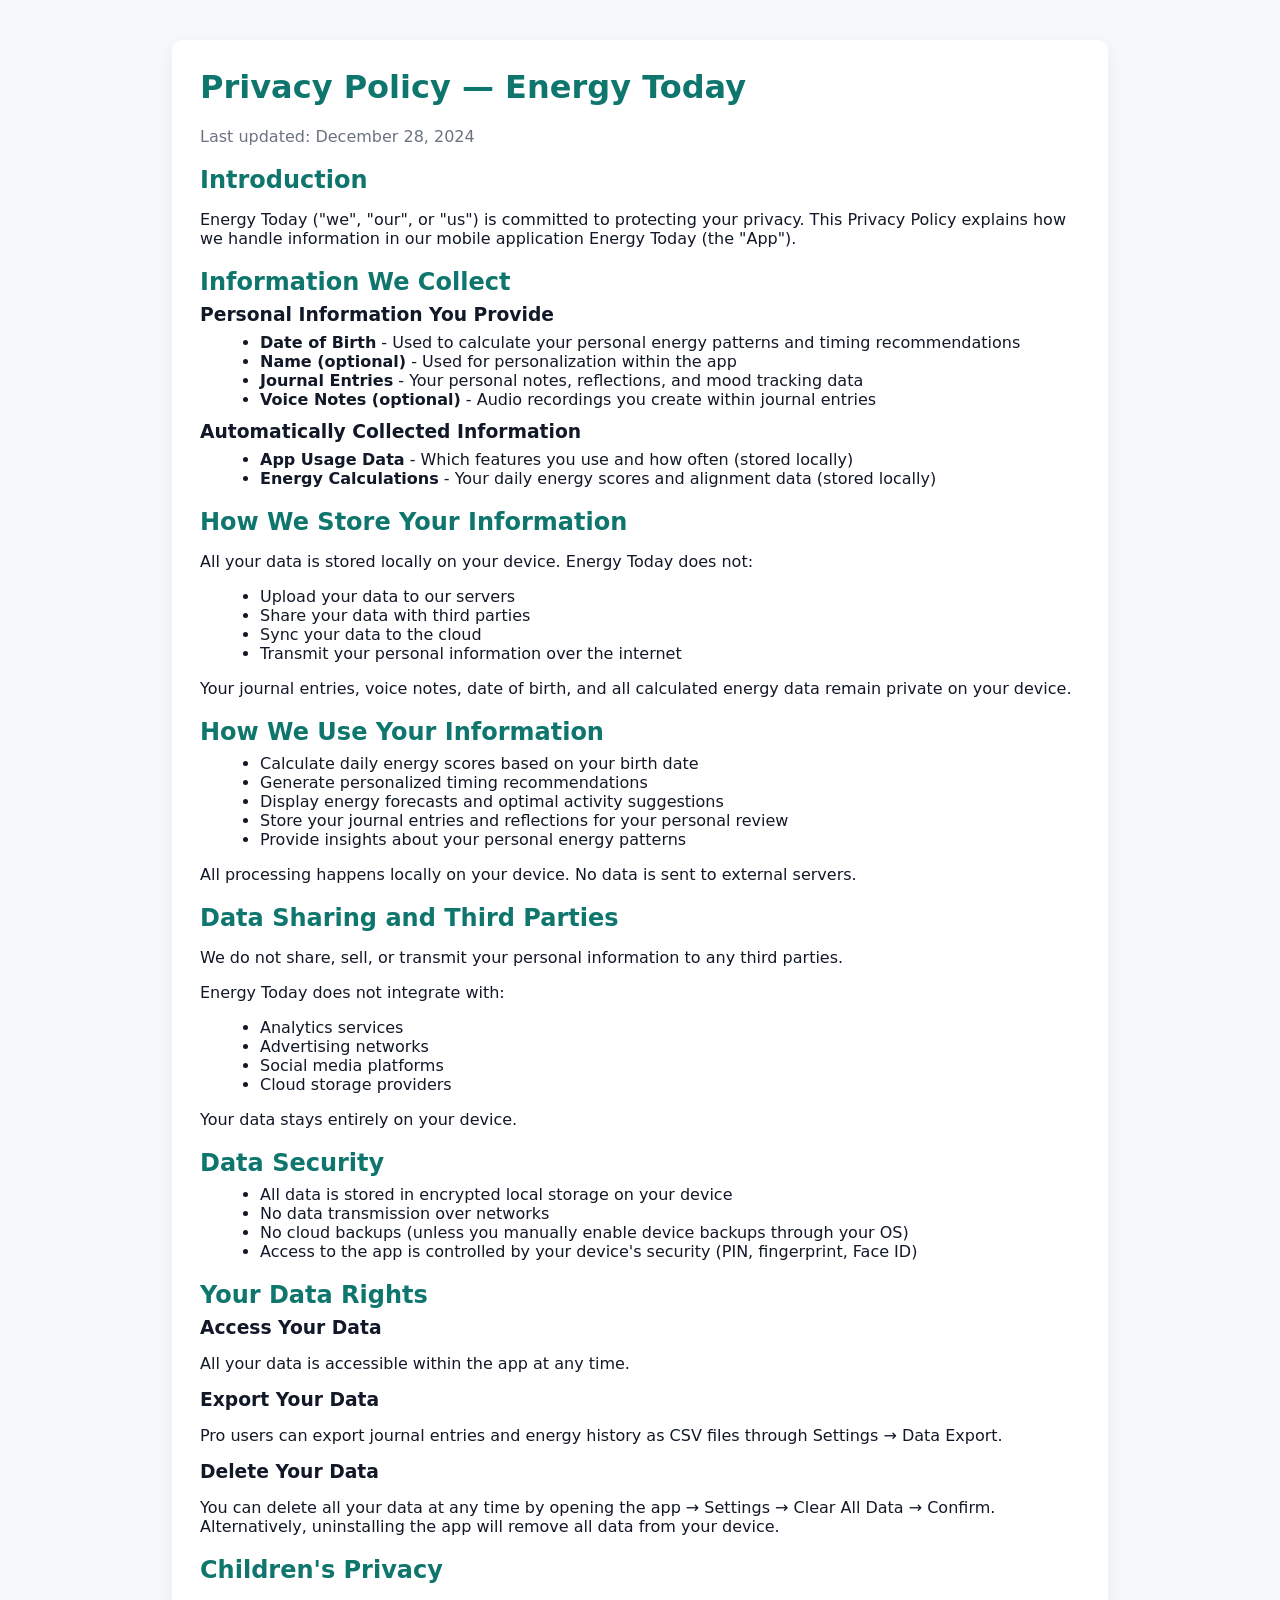
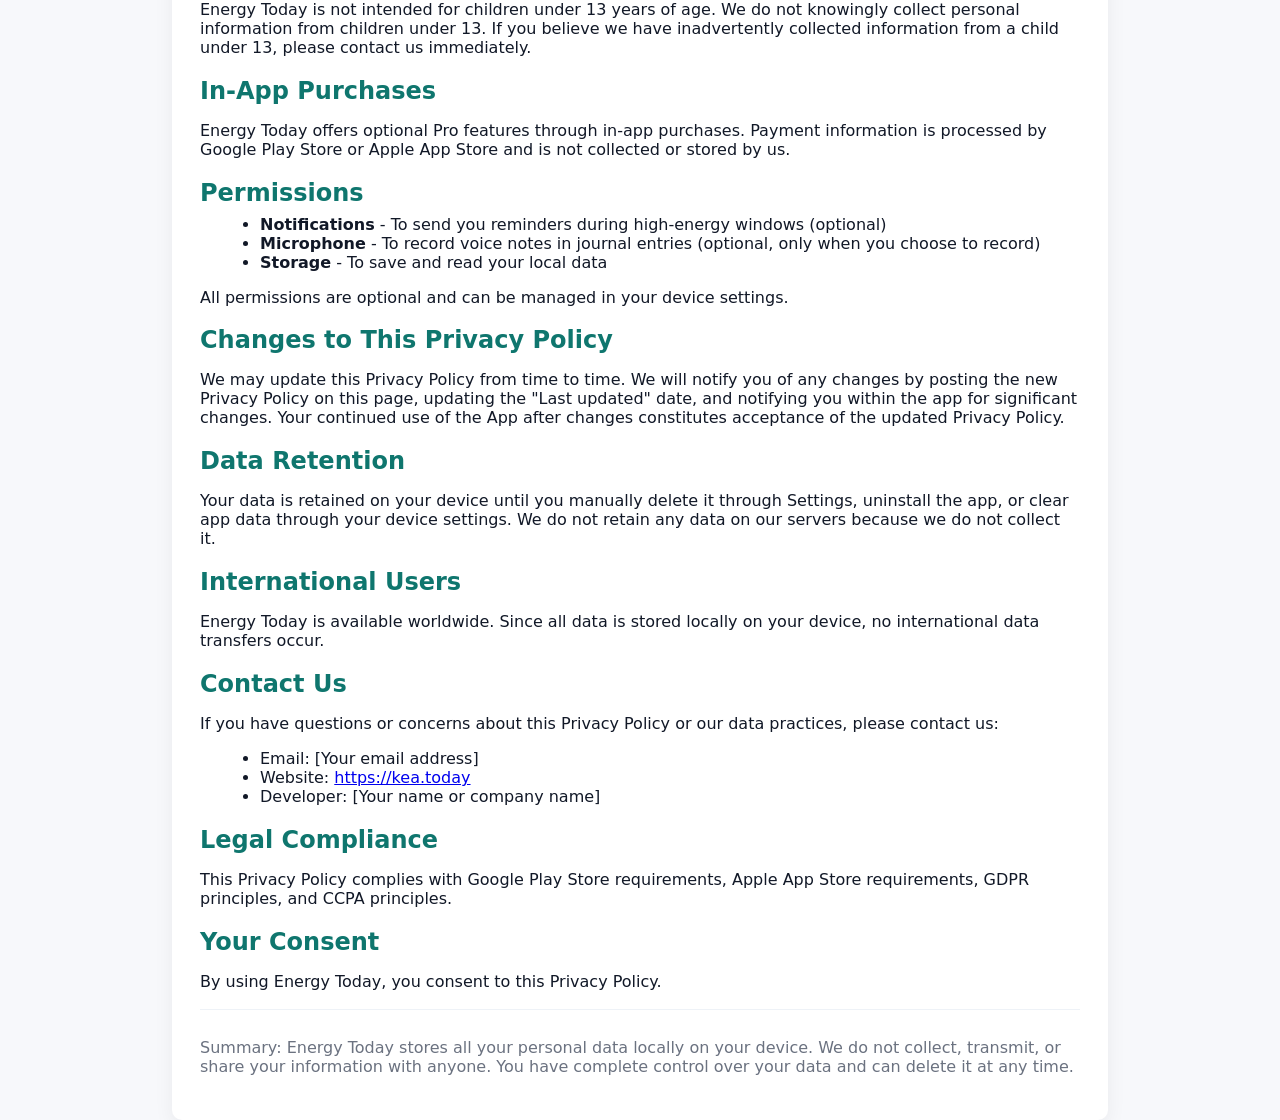
<file: index.html>
<!doctype html>
<html lang="en">
<head>
  <meta charset="utf-8">
  <meta name="viewport" content="width=device-width,initial-scale=1">
  <title>Privacy Policy — Energy Today</title>
  <link rel="stylesheet" href="styles.css">
</head>
<body>
  <main class="container">
    <h1>Privacy Policy — Energy Today</h1>
    <p class="updated">Last updated: December 28, 2024</p>

    <section>
      <h2>Introduction</h2>
      <p>Energy Today ("we", "our", or "us") is committed to protecting your privacy. This Privacy Policy explains how we handle information in our mobile application Energy Today (the "App").</p>
    </section>

    <section>
      <h2>Information We Collect</h2>
      <h3>Personal Information You Provide</h3>
      <ul>
        <li><strong>Date of Birth</strong> - Used to calculate your personal energy patterns and timing recommendations</li>
        <li><strong>Name (optional)</strong> - Used for personalization within the app</li>
        <li><strong>Journal Entries</strong> - Your personal notes, reflections, and mood tracking data</li>
        <li><strong>Voice Notes (optional)</strong> - Audio recordings you create within journal entries</li>
      </ul>

      <h3>Automatically Collected Information</h3>
      <ul>
        <li><strong>App Usage Data</strong> - Which features you use and how often (stored locally)</li>
        <li><strong>Energy Calculations</strong> - Your daily energy scores and alignment data (stored locally)</li>
      </ul>
    </section>

    <section>
      <h2>How We Store Your Information</h2>
      <p>All your data is stored locally on your device. Energy Today does not:</p>
      <ul>
        <li>Upload your data to our servers</li>
        <li>Share your data with third parties</li>
        <li>Sync your data to the cloud</li>
        <li>Transmit your personal information over the internet</li>
      </ul>
      <p>Your journal entries, voice notes, date of birth, and all calculated energy data remain private on your device.</p>
    </section>

    <section>
      <h2>How We Use Your Information</h2>
      <ul>
        <li>Calculate daily energy scores based on your birth date</li>
        <li>Generate personalized timing recommendations</li>
        <li>Display energy forecasts and optimal activity suggestions</li>
        <li>Store your journal entries and reflections for your personal review</li>
        <li>Provide insights about your personal energy patterns</li>
      </ul>
      <p>All processing happens locally on your device. No data is sent to external servers.</p>
    </section>

    <section>
      <h2>Data Sharing and Third Parties</h2>
      <p>We do not share, sell, or transmit your personal information to any third parties.</p>
      <p>Energy Today does not integrate with:</p>
      <ul>
        <li>Analytics services</li>
        <li>Advertising networks</li>
        <li>Social media platforms</li>
        <li>Cloud storage providers</li>
      </ul>
      <p>Your data stays entirely on your device.</p>
    </section>

    <section>
      <h2>Data Security</h2>
      <ul>
        <li>All data is stored in encrypted local storage on your device</li>
        <li>No data transmission over networks</li>
        <li>No cloud backups (unless you manually enable device backups through your OS)</li>
        <li>Access to the app is controlled by your device's security (PIN, fingerprint, Face ID)</li>
      </ul>
    </section>

    <section>
      <h2>Your Data Rights</h2>
      <h3>Access Your Data</h3>
      <p>All your data is accessible within the app at any time.</p>

      <h3>Export Your Data</h3>
      <p>Pro users can export journal entries and energy history as CSV files through Settings → Data Export.</p>

      <h3>Delete Your Data</h3>
      <p>You can delete all your data at any time by opening the app → Settings → Clear All Data → Confirm. Alternatively, uninstalling the app will remove all data from your device.</p>
    </section>

    <section>
      <h2>Children's Privacy</h2>
      <p>Energy Today is not intended for children under 13 years of age. We do not knowingly collect personal information from children under 13. If you believe we have inadvertently collected information from a child under 13, please contact us immediately.</p>
    </section>

    <section>
      <h2>In-App Purchases</h2>
      <p>Energy Today offers optional Pro features through in-app purchases. Payment information is processed by Google Play Store or Apple App Store and is not collected or stored by us.</p>
    </section>

    <section>
      <h2>Permissions</h2>
      <ul>
        <li><strong>Notifications</strong> - To send you reminders during high-energy windows (optional)</li>
        <li><strong>Microphone</strong> - To record voice notes in journal entries (optional, only when you choose to record)</li>
        <li><strong>Storage</strong> - To save and read your local data</li>
      </ul>
      <p>All permissions are optional and can be managed in your device settings.</p>
    </section>

    <section>
      <h2>Changes to This Privacy Policy</h2>
      <p>We may update this Privacy Policy from time to time. We will notify you of any changes by posting the new Privacy Policy on this page, updating the "Last updated" date, and notifying you within the app for significant changes. Your continued use of the App after changes constitutes acceptance of the updated Privacy Policy.</p>
    </section>

    <section>
      <h2>Data Retention</h2>
      <p>Your data is retained on your device until you manually delete it through Settings, uninstall the app, or clear app data through your device settings. We do not retain any data on our servers because we do not collect it.</p>
    </section>

    <section>
      <h2>International Users</h2>
      <p>Energy Today is available worldwide. Since all data is stored locally on your device, no international data transfers occur.</p>
    </section>

    <section>
      <h2>Contact Us</h2>
      <p>If you have questions or concerns about this Privacy Policy or our data practices, please contact us:</p>
      <ul>
        <li>Email: [Your email address]</li>
        <li>Website: <a href="https://kea.today" target="_blank" rel="noopener">https://kea.today</a></li>
        <li>Developer: [Your name or company name]</li>
      </ul>
    </section>

    <section>
      <h2>Legal Compliance</h2>
      <p>This Privacy Policy complies with Google Play Store requirements, Apple App Store requirements, GDPR principles, and CCPA principles.</p>
    </section>

    <section>
      <h2>Your Consent</h2>
      <p>By using Energy Today, you consent to this Privacy Policy.</p>
    </section>

    <footer>
      <p class="summary">Summary: Energy Today stores all your personal data locally on your device. We do not collect, transmit, or share your information with anyone. You have complete control over your data and can delete it at any time.</p>
    </footer>
  </main>
</body>
</html>
</file>
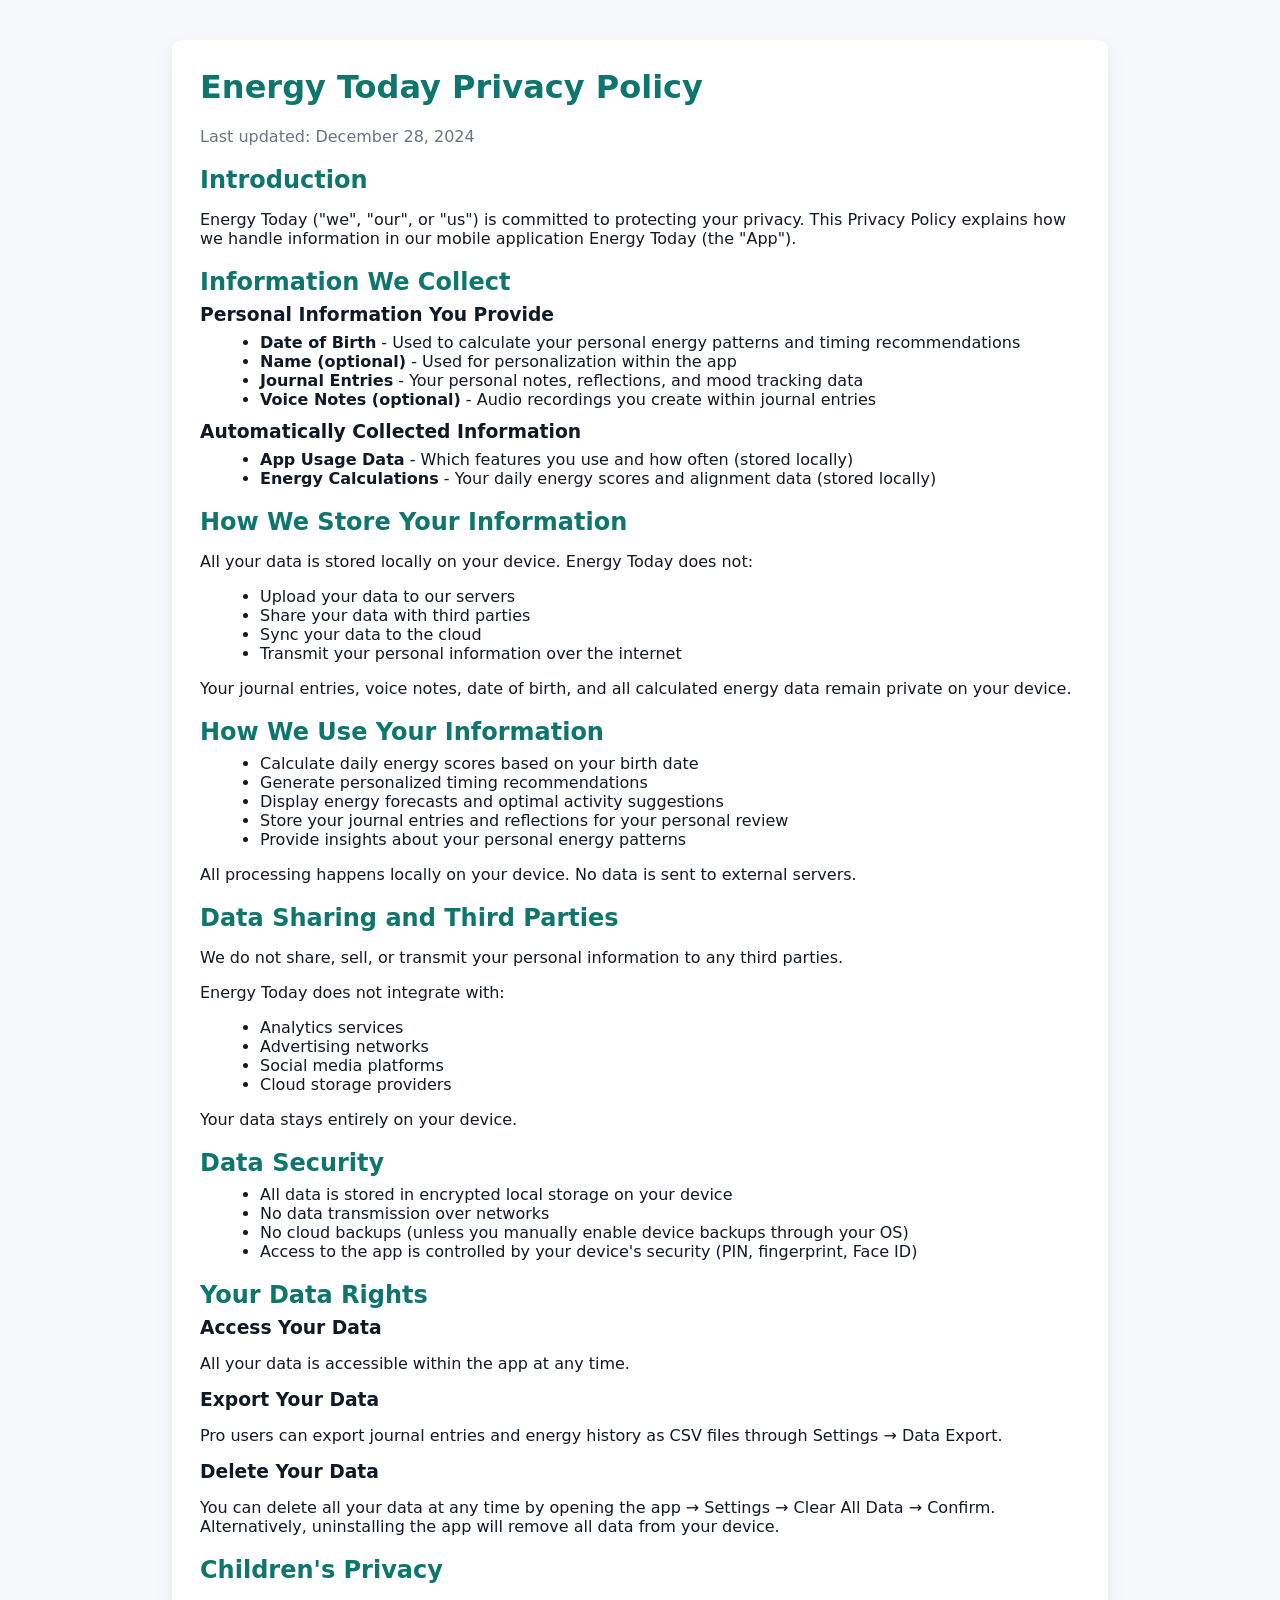
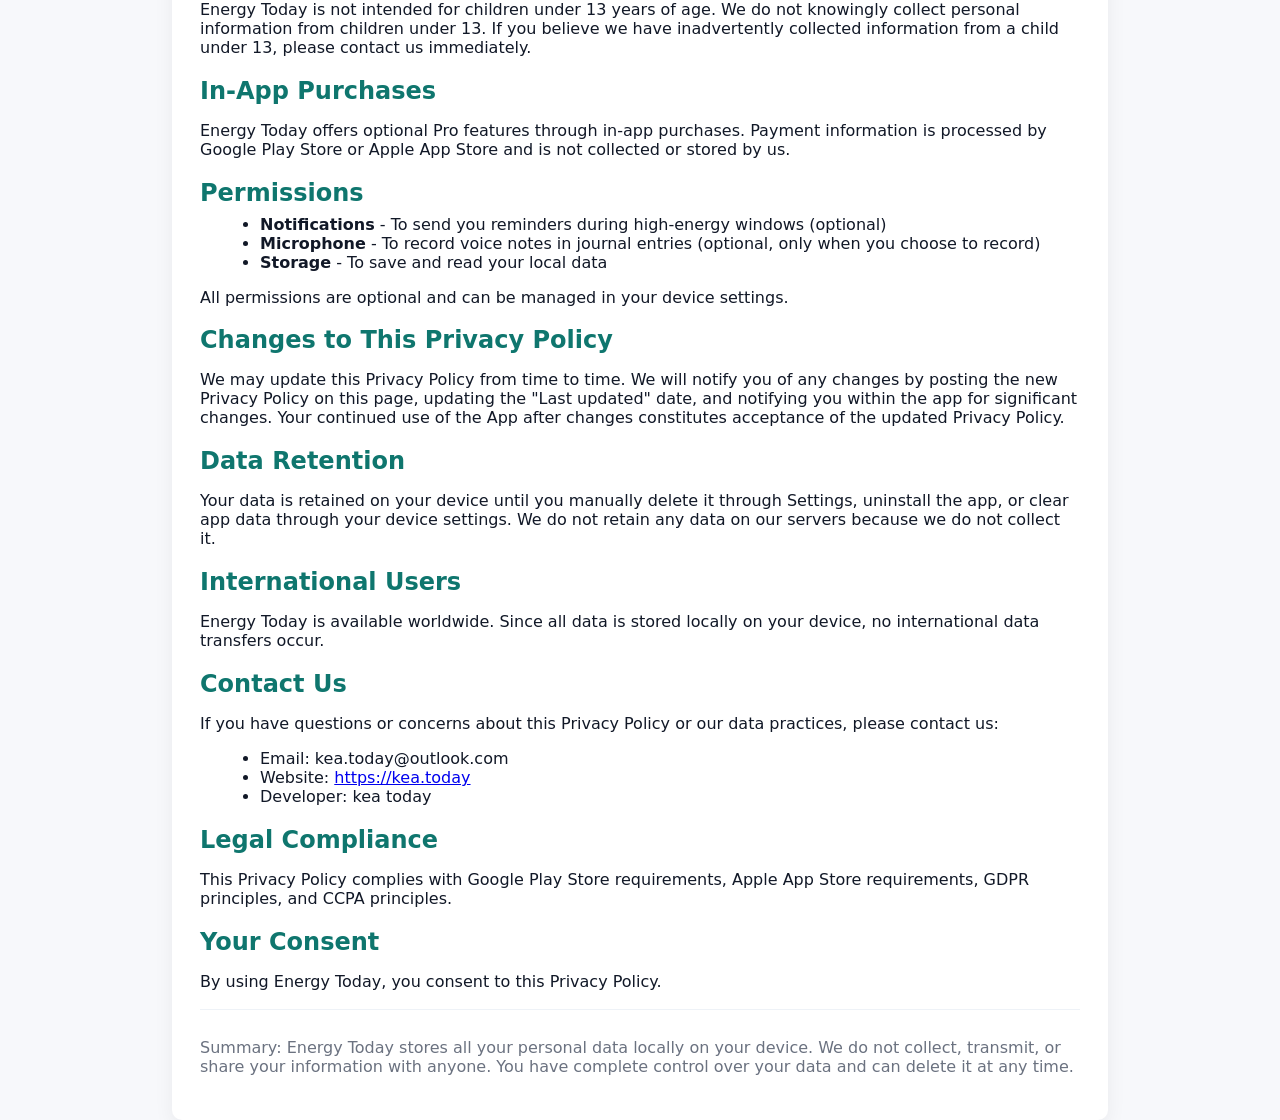
<file: privacy.html>
<!doctype html>
<html lang="en">
<head>
  <meta charset="utf-8">
  <meta name="viewport" content="width=device-width,initial-scale=1">
  <title>Energy Today Privacy Policy</title>
  <link rel="stylesheet" href="styles.css">
</head>
<body>
  <main class="container">
    <h1>Energy Today Privacy Policy</h1>
    <p class="updated">Last updated: December 28, 2024</p>

    <section>
      <h2>Introduction</h2>
      <p>Energy Today ("we", "our", or "us") is committed to protecting your privacy. This Privacy Policy explains how we handle information in our mobile application Energy Today (the "App").</p>
    </section>

    <section>
      <h2>Information We Collect</h2>
      <h3>Personal Information You Provide</h3>
      <ul>
        <li><strong>Date of Birth</strong> - Used to calculate your personal energy patterns and timing recommendations</li>
        <li><strong>Name (optional)</strong> - Used for personalization within the app</li>
        <li><strong>Journal Entries</strong> - Your personal notes, reflections, and mood tracking data</li>
        <li><strong>Voice Notes (optional)</strong> - Audio recordings you create within journal entries</li>
      </ul>

      <h3>Automatically Collected Information</h3>
      <ul>
        <li><strong>App Usage Data</strong> - Which features you use and how often (stored locally)</li>
        <li><strong>Energy Calculations</strong> - Your daily energy scores and alignment data (stored locally)</li>
      </ul>
    </section>

    <section>
      <h2>How We Store Your Information</h2>
      <p>All your data is stored locally on your device. Energy Today does not:</p>
      <ul>
        <li>Upload your data to our servers</li>
        <li>Share your data with third parties</li>
        <li>Sync your data to the cloud</li>
        <li>Transmit your personal information over the internet</li>
      </ul>
      <p>Your journal entries, voice notes, date of birth, and all calculated energy data remain private on your device.</p>
    </section>

    <section>
      <h2>How We Use Your Information</h2>
      <ul>
        <li>Calculate daily energy scores based on your birth date</li>
        <li>Generate personalized timing recommendations</li>
        <li>Display energy forecasts and optimal activity suggestions</li>
        <li>Store your journal entries and reflections for your personal review</li>
        <li>Provide insights about your personal energy patterns</li>
      </ul>
      <p>All processing happens locally on your device. No data is sent to external servers.</p>
    </section>

    <section>
      <h2>Data Sharing and Third Parties</h2>
      <p>We do not share, sell, or transmit your personal information to any third parties.</p>
      <p>Energy Today does not integrate with:</p>
      <ul>
        <li>Analytics services</li>
        <li>Advertising networks</li>
        <li>Social media platforms</li>
        <li>Cloud storage providers</li>
      </ul>
      <p>Your data stays entirely on your device.</p>
    </section>

    <section>
      <h2>Data Security</h2>
      <ul>
        <li>All data is stored in encrypted local storage on your device</li>
        <li>No data transmission over networks</li>
        <li>No cloud backups (unless you manually enable device backups through your OS)</li>
        <li>Access to the app is controlled by your device's security (PIN, fingerprint, Face ID)</li>
      </ul>
    </section>

    <section>
      <h2>Your Data Rights</h2>
      <h3>Access Your Data</h3>
      <p>All your data is accessible within the app at any time.</p>

      <h3>Export Your Data</h3>
      <p>Pro users can export journal entries and energy history as CSV files through Settings → Data Export.</p>

      <h3>Delete Your Data</h3>
      <p>You can delete all your data at any time by opening the app → Settings → Clear All Data → Confirm. Alternatively, uninstalling the app will remove all data from your device.</p>
    </section>

    <section>
      <h2>Children's Privacy</h2>
      <p>Energy Today is not intended for children under 13 years of age. We do not knowingly collect personal information from children under 13. If you believe we have inadvertently collected information from a child under 13, please contact us immediately.</p>
    </section>

    <section>
      <h2>In-App Purchases</h2>
      <p>Energy Today offers optional Pro features through in-app purchases. Payment information is processed by Google Play Store or Apple App Store and is not collected or stored by us.</p>
    </section>

    <section>
      <h2>Permissions</h2>
      <ul>
        <li><strong>Notifications</strong> - To send you reminders during high-energy windows (optional)</li>
        <li><strong>Microphone</strong> - To record voice notes in journal entries (optional, only when you choose to record)</li>
        <li><strong>Storage</strong> - To save and read your local data</li>
      </ul>
      <p>All permissions are optional and can be managed in your device settings.</p>
    </section>

    <section>
      <h2>Changes to This Privacy Policy</h2>
      <p>We may update this Privacy Policy from time to time. We will notify you of any changes by posting the new Privacy Policy on this page, updating the "Last updated" date, and notifying you within the app for significant changes. Your continued use of the App after changes constitutes acceptance of the updated Privacy Policy.</p>
    </section>

    <section>
      <h2>Data Retention</h2>
      <p>Your data is retained on your device until you manually delete it through Settings, uninstall the app, or clear app data through your device settings. We do not retain any data on our servers because we do not collect it.</p>
    </section>

    <section>
      <h2>International Users</h2>
      <p>Energy Today is available worldwide. Since all data is stored locally on your device, no international data transfers occur.</p>
    </section>

    <section>
      <h2>Contact Us</h2>
      <p>If you have questions or concerns about this Privacy Policy or our data practices, please contact us:</p>
      <ul>
        <li>Email: kea.today@outlook.com</li>
        <li>Website: <a href="https://kea.today" target="_blank" rel="noopener">https://kea.today</a></li>
        <li>Developer: kea today</li>
      </ul>
    </section>

    <section>
      <h2>Legal Compliance</h2>
      <p>This Privacy Policy complies with Google Play Store requirements, Apple App Store requirements, GDPR principles, and CCPA principles.</p>
    </section>

    <section>
      <h2>Your Consent</h2>
      <p>By using Energy Today, you consent to this Privacy Policy.</p>
    </section>

    <footer>
      <p class="summary">Summary: Energy Today stores all your personal data locally on your device. We do not collect, transmit, or share your information with anyone. You have complete control over your data and can delete it at any time.</p>
    </footer>
  </main>
</body>
</html>
</file>
<file: styles.css>
:root{
  --bg:#f7f8fb;
  --card:#ffffff;
  --text:#111827;
  --muted:#6b7280;
  --accent:#0f766e;
}
html,body{height:100%;}
body{
  margin:0;padding:0;font-family:Inter,system-ui,Segoe UI,Roboto,Arial,sans-serif;background:var(--bg);color:var(--text);
}
.container{max-width:880px;margin:40px auto;padding:28px;background:var(--card);box-shadow:0 6px 20px rgba(15,23,42,0.06);border-radius:10px}
h1{margin-top:0;color:var(--accent)}
.updated{color:var(--muted);margin-bottom:18px}
section{margin-bottom:18px}
h2{color:var(--accent);margin-bottom:8px}
h3{margin:8px 0}
ul{margin:8px 0 12px 20px}
footer{border-top:1px solid #eef2f7;padding-top:12px;margin-top:16px}
.summary{color:var(--muted)}

@media (max-width:600px){.container{margin:18px;padding:18px}}
</file>
